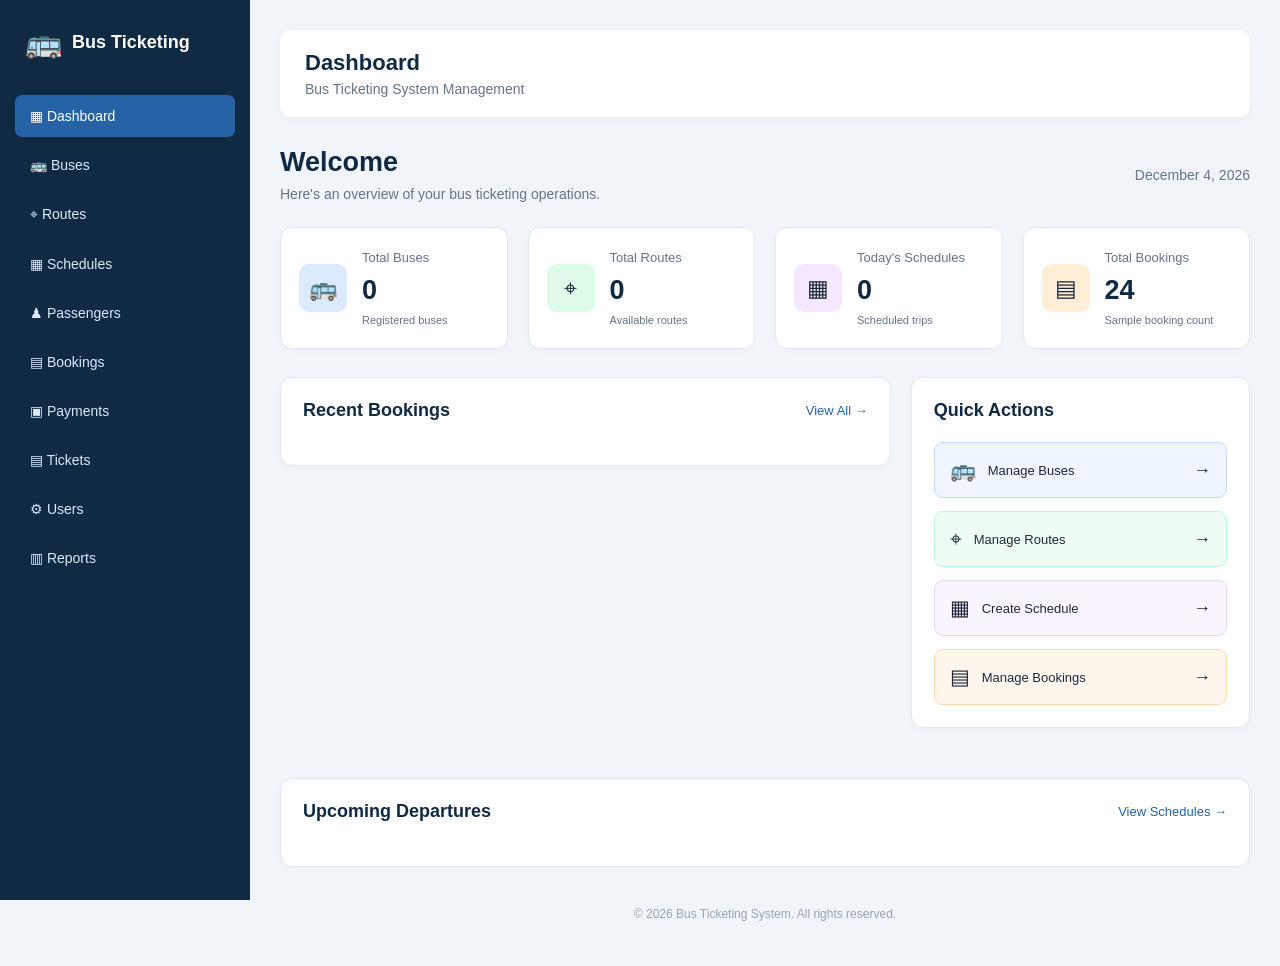
<file: dashboard.html>
<html lang="en">
    <head>
        <meta charset="UTF-8">
        <meta name="viewport" content="width=device-width, initial-scale=1.0">
        <title>Dashboard | Bus Ticketing System</title>
        <link rel="stylesheet" href="style.css">
    </head>
    <body>

        <aside class="sidebar">
            <div class="logo">
                <span class="logo-icon">🚌</span>
                <h2>Bus Ticketing</h2>
            </div>

            <nav>
                <a href="dashboard.html" class="active">▦ Dashboard</a>
                <a href="bus_management.html">🚌 Buses</a>
                <a href="route_management.html">⌖ Routes</a>
                <a href="schedule_management.html">▦ Schedules</a>
                <a href="passenger_management.html">♟ Passengers</a>
                <a href="booking.html">▤ Bookings</a>
                <a href="payment.html">▣ Payments</a>
                <a href="ticket.html">▤ Tickets</a>
                <a href="user.html">⚙ Users</a>
                <a href="report.html">▥ Reports</a>
            </nav>
        </aside>

        <main class="main-content">

            <header class="topbar">
                <div>
                    <h2>Dashboard</h2>
                    <p>Bus Ticketing System Management</p>
                </div>

            </header>

            <section class="welcome">
                <div>
                    <h1>Welcome</h1>
                    <p>Here's an overview of your bus ticketing operations.</p>
                </div>
                <span id="currentDate"></span>
            </section>
            <section class="stats-grid">

                <div class="stat-card blue">
                    <div class="stat-icon">🚌</div>
                    <div> 
                        <p>Total Buses</p> 
                        <h2>0</h2> 
                        <small>Registered buses</small> 
                    </div>
                </div>

                <div class="stat-card green">
                    <div class="stat-icon">⌖</div>
                    <div> 
                        <p>Total Routes</p> 
                        <h2>0</h2> 
                        <small>Available routes</small> 
                    </div>
                </div>

                <div class="stat-card purple">
                    <div class="stat-icon">▦</div>
                    <div> 
                        <p>Today's Schedules</p> 
                        <h2>0   </h2> 
                        <small>Scheduled trips</small> 
                    </div>
                </div>

                <div class="stat-card orange">
                    <div class="stat-icon">▤</div>
                    <div> 
                        <p>Total Bookings</p> 
                        <h2>24</h2> 
                        <small>Sample booking count</small> 
                    </div>
                </div>

            </section>

            <section class="content-grid">
                <div class="panel bookings-panel">
                    <div class="panel-header">
                        <h2>Recent Bookings</h2>
                        <a href="bookings.html">View All →</a>
                    </div>
                </div>
                <div class="panel actions-panel">
                    <div class="panel-header">
                        <h2>Quick Actions</h2>
                    </div>

                    <a href="buses.html" class="action-button blue-action">
                        <span>🚌</span> Manage Buses <b>→</b>
                    </a>

                    <a href="routes.html" class="action-button green-action">
                        <span>⌖</span> Manage Routes <b>→</b>
                    </a>

                    <a href="schedules.html" class="action-button purple-action">
                        <span>▦</span> Create Schedule <b>→</b>
                    </a>

                    <a href="bookings.html" class="action-button orange-action">
                        <span>▤</span> Manage Bookings <b>→</b>
                    </a>
                </div>

            </section>

            <!-- UPCOMING DEPARTURES -->
            <section class="panel departures-panel">
                <div class="panel-header">
                    <h2>Upcoming Departures</h2>
                    <a href="schedules.html">View Schedules →</a>
                </div>
            </section>

            <footer>
                <p>© 2026 Bus Ticketing System. All rights reserved.</p>
            </footer>

        </main>

        <script>
            const dateElement = document.getElementById("currentDate");

            dateElement.textContent = new Date().toLocaleDateString(
                "en-PH",
                {
                    year: "numeric",
                    month: "long",
                    day: "numeric"
                }
            );
        </script>

    </body>
</html>
</file>
<file: style.css>
* {
    margin: 0;
    padding: 0;
    box-sizing: border-box;
}

body {
    font-family: Arial, Helvetica, sans-serif;
    background: #f1f5f9;
    color: #1e293b;
}

/* LOGIN & AUTHENTICATION */

.login-wrapper {
    min-height: 100vh;
    display: flex;
    align-items: center;
    justify-content: center;
    padding: 24px;
    background: #f1f5f9;
}

.login-card {
    width: 100%;
    max-width: 420px;
    background: #ffffff;
    border: 1px solid #e2e8f0;
    border-radius: 12px;
    padding: 28px;
    box-shadow: 0 4px 14px rgba(15, 23, 42, 0.08);
}

.login-header {
    text-align: center;
    margin-bottom: 24px;
}

.login-header h1 {
    font-size: 22px;
    color: #102a43;
    margin-top: 8px;
}

.login-header p {
    font-size: 13px;
    color: #64748b;
    margin-top: 4px;
}

.login-error {
    display: none;
    background: #fee2e2;
    color: #991b1b;
    border: 1px solid #fecaca;
    padding: 10px 12px;
    border-radius: 6px;
    font-size: 13px;
    margin-bottom: 16px;
}

.auth-tabs {
    display: flex;
    gap: 6px;
    margin: 0 0 18px;
    background: #f1f5f9;
    padding: 4px;
    border-radius: 10px;
}

.auth-tab {
    flex: 1;
    padding: 9px;
    border: 0;
    border-radius: 8px;
    background: transparent;
    font-weight: 600;
    cursor: pointer;
    color: #475569;
}

.auth-tab.active {
    background: #ffffff;
    color: #2563eb;
    box-shadow: 0 1px 3px rgba(0, 0, 0, 0.12);
}

.login-notice {
    display: none;
    padding: 10px 12px;
    border-radius: 8px;
    margin-bottom: 14px;
    font-size: 13px;
}

.login-notice.success {
    background: #dcfce7;
    color: #166534;
}

.login-notice.info {
    background: #e0f2fe;
    color: #075985;
}

.pw-hint {
    margin: 6px 0 0;
    font-size: 12px;
    color: #64748b;
}

.hidden-form {
    display: none;
}

.demo-accounts {
    margin-top: 18px;
    padding-top: 14px;
    border-top: 1px dashed #cbd5e1;
    display: flex;
    flex-wrap: wrap;
    gap: 6px;
}

.demo-accounts p {
    width: 100%;
    font-size: 12px;
    color: #64748b;
    margin-bottom: 2px;
}

.demo-accounts button {
    padding: 5px 10px;
    border: 1px solid #cbd5e1;
    border-radius: 999px;
    background: #f8fafc;
    color: #334155;
    font-size: 12px;
    cursor: pointer;
}

.demo-accounts button:hover {
    background: #e0f2fe;
    border-color: #7dd3fc;
}

.login-card select {
    width: 100%;
    padding: 10px 12px;
    border: 1px solid #cbd5e1;
    border-radius: 6px;
    background: #ffffff;
    font-size: 14px;
}

.submit-full {
    width: 100%;
    margin-top: 8px;
    padding: 12px;
    font-size: 14px;
    font-weight: bold;
}

/* SIDEBAR NAVIGATION & RBAC USER BOX */

.sidebar {
    width: 250px;
    height: 100vh;
    background: #102a43;
    color: #ffffff;
    position: fixed;
    top: 0;
    left: 0;
    display: flex;
    flex-direction: column;
    padding: 25px 15px;
    z-index: 50;
    overflow-y: auto;
}

.logo {
    display: flex;
    align-items: center;
    gap: 10px;
    padding: 0 10px;
    margin-bottom: 35px;
}

.logo-icon {
    font-size: 30px;
}

.logo h2 {
    font-size: 18px;
}

.sidebar nav {
    display: flex;
    flex-direction: column;
    gap: 7px;
}

.sidebar nav a,
.logout {
    color: #dbeafe;
    text-decoration: none;
    padding: 13px 15px;
    border-radius: 7px;
    font-size: 14px;
    transition: 0.3s;
}

.sidebar nav a:hover,
.sidebar nav a.active {
    background: #2563a6;
    color: #ffffff;
}

.logout {
    margin-top: auto;
    border-top: 1px solid #35516b;
    border-radius: 0;
    padding-top: 20px;
}

.bts-userbox {
    margin-top: auto;
    padding: 14px 16px;
    border-top: 1px solid rgba(127, 127, 127, 0.35);
    font-size: 0.85rem;
}

.bts-userbox.bts-floating {
    position: fixed;
    right: 16px;
    bottom: 16px;
    background: #ffffff;
    color: #0f172a;
    border: 1px solid #e2e8f0;
    border-radius: 10px;
    box-shadow: 0 4px 16px rgba(0, 0, 0, 0.12);
    z-index: 9999;
}

.bts-name {
    font-weight: 600;
    word-break: break-word;
}

.bts-role {
    display: inline-block;
    margin: 4px 0 10px;
    padding: 2px 8px;
    border-radius: 999px;
    background: rgba(127, 127, 127, 0.22);
    font-size: 0.75rem;
}

.bts-logout {
    display: block;
    width: 100%;
    padding: 8px;
    border: 0;
    border-radius: 6px;
    background: #ef4444;
    color: #ffffff;
    font-weight: 600;
    cursor: pointer;
}

.bts-logout:hover {
    background: #dc2626;
}

.rbac-denied-card {
    max-width: 420px;
    margin: 15vh auto;
    text-align: center;
    padding: 28px;
    background: #ffffff;
    border: 1px solid #e2e8f0;
    border-radius: 12px;
    box-shadow: 0 4px 14px rgba(15, 23, 42, 0.08);
}

.rbac-denied-icon {
    font-size: 48px;
}

.rbac-denied-card h2 {
    margin: 12px 0 6px;
    color: #102a43;
}

.rbac-denied-card p {
    color: #64748b;
    font-size: 14px;
}

/* MAIN LAYOUT & TOPBAR */

.main-content {
    margin-left: 250px;
    padding: 30px;
}

.topbar {
    background: #ffffff;
    padding: 20px 25px;
    border-radius: 12px;
    display: flex;
    justify-content: space-between;
    align-items: center;
    box-shadow: 0 2px 8px rgba(0, 0, 0, 0.03);
}

.topbar h2 {
    color: #102a43;
    font-size: 22px;
    margin-bottom: 5px;
}

.topbar p,
.welcome p,
.page-heading p {
    color: #64748b;
    font-size: 14px;
}

.admin-profile {
    display: flex;
    align-items: center;
    gap: 12px;
}

.admin-profile strong {
    font-size: 14px;
}

.admin-profile p {
    margin-top: 5px;
}

.avatar {
    width: 42px;
    height: 42px;
    border-radius: 50%;
    background: #1e6091;
    color: #ffffff;
    display: grid;
    place-items: center;
    font-weight: bold;
    font-size: 20px;
}

.content {
    padding: 30px 0;
}

.page-heading {
    display: flex;
    align-items: center;
    justify-content: space-between;
    gap: 15px;
    margin-bottom: 25px;
}

.page-heading h2 {
    margin-bottom: 8px;
    font-size: 21px;
    color: #102a43;
}

/* DASHBOARD WELCOME, STATS & CHARTS */

.welcome {
    display: flex;
    justify-content: space-between;
    align-items: center;
    gap: 20px;
    margin: 30px 0 25px;
}

.welcome h1 {
    font-size: 27px;
    color: #102a43;
    margin-bottom: 8px;
}

#currentDate {
    color: #64748b;
    font-size: 14px;
}

.stats-grid,
.summary-cards {
    display: grid;
    grid-template-columns: repeat(4, minmax(0, 1fr));
    gap: 20px;
    margin-bottom: 28px;
}

.stat-card {
    background: #ffffff;
    padding: 22px 18px;
    border-radius: 12px;
    display: flex;
    align-items: center;
    gap: 15px;
    border: 1px solid #e2e8f0;
    box-shadow: 0 2px 8px rgba(0, 0, 0, 0.02);
}

.stat-icon {
    width: 48px;
    height: 48px;
    flex-shrink: 0;
    border-radius: 10px;
    display: grid;
    place-items: center;
    font-size: 23px;
}

.stat-card p {
    font-size: 13px;
    color: #64748b;
    margin-bottom: 10px;
}

.stat-card h2 {
    font-size: 27px;
    color: #102a43;
    margin-bottom: 8px;
}

.stat-card small {
    color: #64748b;
    font-size: 11px;
}

.blue .stat-icon {
    background: #dbeafe;
}

.green .stat-icon {
    background: #dcfce7;
}

.purple .stat-icon {
    background: #f3e8ff;
}

.orange .stat-icon {
    background: #ffedd5;
}

.summary-card {
    background: #ffffff;
    padding: 22px;
    border-radius: 10px;
    border: 1px solid #e2e8f0;
    box-shadow: 0 2px 8px rgba(0, 0, 0, 0.03);
}

.summary-card p {
    font-size: 14px;
    color: #64748b;
    margin-bottom: 12px;
}

.summary-card h2 {
    font-size: 28px;
    color: #172554;
}

.dashboard-section {
    margin-bottom: 28px;
}

.section-label {
    font-size: 15px;
    font-weight: bold;
    color: #102a43;
    margin-bottom: 14px;
    display: flex;
    align-items: center;
    justify-content: space-between;
}

.cards-5 {
    display: grid;
    grid-template-columns: repeat(5, minmax(0, 1fr));
    gap: 16px;
}

.cards-4 {
    display: grid;
    grid-template-columns: repeat(4, minmax(0, 1fr));
    gap: 16px;
}

.cards-3 {
    display: grid;
    grid-template-columns: repeat(3, minmax(0, 1fr));
    gap: 16px;
}

.cards-2 {
    display: grid;
    grid-template-columns: repeat(2, minmax(0, 1fr));
    gap: 16px;
}

.metric-card {
    background: #ffffff;
    padding: 18px;
    border-radius: 10px;
    border: 1px solid #e2e8f0;
    box-shadow: 0 2px 8px rgba(0, 0, 0, 0.02);
}

.metric-card p {
    font-size: 13px;
    color: #64748b;
    margin-bottom: 8px;
}

.metric-card h3 {
    font-size: 24px;
    color: #102a43;
}

.charts-grid {
    display: grid;
    grid-template-columns: repeat(2, minmax(0, 1fr));
    gap: 16px;
}

.chart-card {
    background: #ffffff;
    padding: 14px;
    border-radius: 12px;
    border: 1px solid #e2e8f0;
    box-shadow: 0 2px 8px rgba(0, 0, 0, 0.02);
}

.chart-card h3 {
    font-size: 14px;
    color: #102a43;
    margin-bottom: 10px;
}

.chart-box {
    position: relative;
    height: 175px;
    width: 100%;
}

/* PANELS, QUICK ACTIONS & DEPARTURES */

.content-grid {
    display: grid;
    grid-template-columns: minmax(0, 1.8fr) minmax(250px, 1fr);
    gap: 20px;
    margin-bottom: 25px;
    align-items: start;
}

.panel {
    background: #ffffff;
    padding: 22px;
    border-radius: 12px;
    border: 1px solid #e2e8f0;
    box-shadow: 0 2px 8px rgba(0, 0, 0, 0.02);
    margin-bottom: 25px;
    min-width: 0;
}

.panel-header {
    display: flex;
    justify-content: space-between;
    align-items: center;
    gap: 12px;
    margin-bottom: 22px;
}

.panel-header h2 {
    font-size: 18px;
    color: #102a43;
}

.panel-header a {
    color: #2563a6;
    text-decoration: none;
    font-size: 13px;
    white-space: nowrap;
}

.panel-header a:hover {
    text-decoration: underline;
}

.actions-panel {
    display: flex;
    flex-direction: column;
    gap: 13px;
}

.actions-panel .panel-header {
    margin-bottom: 8px;
}

.action-button {
    display: flex;
    align-items: center;
    gap: 12px;
    padding: 15px;
    border: 1px solid transparent;
    border-radius: 9px;
    color: #1e293b;
    text-decoration: none;
    font-size: 13px;
    transition: 0.2s;
}

.action-button span {
    font-size: 21px;
}

.action-button b {
    margin-left: auto;
    font-size: 18px;
}

.action-button:hover {
    transform: translateX(3px);
}

.blue-action {
    background: #eff6ff;
    border-color: #bfdbfe;
}

.green-action {
    background: #f0fdf4;
    border-color: #bbf7d0;
}

.purple-action {
    background: #faf5ff;
    border-color: #e9d5ff;
}

.orange-action {
    background: #fff7ed;
    border-color: #fed7aa;
}

.departure-item {
    display: flex;
    justify-content: space-between;
    align-items: center;
    gap: 15px;
    padding: 17px 0;
    border-bottom: 1px solid #e2e8f0;
}

.departure-item:last-child {
    border-bottom: none;
}

.departure-item strong {
    font-size: 13px;
    color: #102a43;
}

.departure-item p {
    font-size: 12px;
    color: #64748b;
    margin-top: 7px;
}

/* TABLES & TOOLBARS */

.table-container,
.schedule-container {
    background: #ffffff;
    border-radius: 12px;
    padding: 22px;
    border: 1px solid #e2e8f0;
    box-shadow: 0 2px 8px rgba(0, 0, 0, 0.03);
}

.table-toolbar,
.filters {
    display: flex;
    gap: 12px;
    margin-bottom: 20px;
    align-items: center;
    flex-wrap: wrap;
}

.table-toolbar input[type="search"],
.table-toolbar select#reportTypeSelect,
.filters input[type="text"] {
    flex: 1;
    min-width: 220px;
}

.table-toolbar input[type="date"],
.table-toolbar select:not(#reportTypeSelect) {
    width: auto;
    flex-shrink: 0;
}

.table-toolbar input,
.table-toolbar select,
.filters input,
.filters select,
.form-group input,
.form-group select {
    border: 1px solid #dce2ec;
    border-radius: 6px;
    padding: 11px;
    font-size: 14px;
    background: #ffffff;
    color: #263247;
    width: 100%;
    max-width: 100%;
    min-width: 0;
    text-overflow: ellipsis;
}

input:focus,
select:focus {
    outline: 2px solid #bfdbfe;
    border-color: #2563eb;
}

.table-wrapper,
.table-scroll {
    width: 100%;
    overflow-x: auto;
}

table {
    width: 100%;
    border-collapse: collapse;
    white-space: nowrap;
    font-size: 13px;
}

thead {
    background: #f1f5f9;
}

th {
    text-align: left;
    color: #475569;
    font-size: 12px;
    padding: 15px 12px;
    text-transform: uppercase;
}

td {
    padding: 15px 12px;
    border-bottom: 1px solid #edf0f5;
    font-size: 13px;
}

tbody tr:hover {
    background: #f8fafc;
}

.empty-message {
    display: none;
    text-align: center;
    color: #778197;
    padding: 25px 10px;
    font-size: 14px;
}

.table-footer {
    display: flex;
    justify-content: space-between;
    align-items: center;
    gap: 15px;
    margin-top: 25px;
    color: #718096;
    font-size: 13px;
}

.table-footer button {
    padding: 9px 12px;
    border: 1px solid #d9e0eb;
    border-radius: 5px;
    background-color: #ffffff;
    margin-left: 4px;
}

.table-footer button:disabled {
    color: #a0aec0;
    cursor: not-allowed;
}

.table-footer .current-page {
    background-color: #2563eb;
    color: #ffffff;
    border-color: #2563eb;
}

/* BUTTONS & ACTIONS */

button {
    cursor: pointer;
    border: none;
    border-radius: 6px;
    padding: 10px 14px;
    font-size: 13px;
    font-weight: 600;
}

.add-btn,
.save-btn {
    text-decoration: none;
    background-color: #2563eb;
    color: #ffffff;
    padding: 11px 16px;
    border-radius: 7px;
    font-size: 13px;
    font-weight: bold;
    white-space: nowrap;
}

.add-btn:hover,
.save-btn:hover {
    background-color: #1d4ed8;
}

.filters button {
    background-color: #172b4d;
    color: #ffffff;
    padding: 12px 20px;
    border-radius: 7px;
}

.actions {
    display: flex;
    gap: 7px;
    align-items: center;
}

.view-btn {
    background: #dcfce7;
    color: #166534;
}

.edit-btn {
    background: #dbeafe;
    color: #1d4ed8;
}

.delete-btn {
    background: #fee2e2;
    color: #b91c1c;
}

.cancel-btn {
    background: #e9edf4;
    color: #334155;
}

.edit {
    text-decoration: none;
    color: #2563eb;
    font-weight: bold;
}

.edit:hover {
    text-decoration: underline;
}

/* STATUS BADGES & LABELS */

.status,
.badge {
    display: inline-block;
    padding: 6px 12px;
    border-radius: 20px;
    font-size: 12px;
    font-weight: bold;
}

.status.active,
.status.available,
.status.paid,
.status.completed,
.status.valid,
.badge.confirmed,
.confirmed,
.completed {
    background: #dcfce7;
    color: #166534;
}

.status.assigned,
.status.scheduled,
.status.used,
.scheduled {
    background: #dbeafe;
    color: #1e40af;
}

.status.in-transit {
    background: #e0e7ff;
    color: #3730a3;
}

.status.refunded {
    background: #e0f2fe;
    color: #0369a1;
}

.status.maintenance,
.status.pending,
.status.ongoing,
.badge.pending,
.pending,
.ongoing {
    background: #fef3c7;
    color: #92400e;
}

.status.inactive,
.status.failed,
.status.cancelled,
.status.expired,
.badge.cancelled,
.cancelled {
    background: #fee2e2;
    color: #991b1b;
}

/* MODALS & FORMS */

.modal {
    display: none;
    position: fixed;
    inset: 0;
    background: rgba(15, 23, 42, 0.6);
    align-items: center;
    justify-content: center;
    padding: 20px;
    z-index: 100;
}

.modal-content {
    background: #ffffff;
    width: 100%;
    max-width: 650px;
    max-height: 90vh;
    overflow-y: auto;
    overflow-x: hidden;
    padding: 25px;
    border-radius: 12px;
}

.modal-heading {
    display: flex;
    justify-content: space-between;
    align-items: center;
    margin-bottom: 22px;
}

.modal-heading h2 {
    font-size: 20px;
    color: #102a43;
}

.close-btn {
    background: transparent;
    font-size: 27px;
    color: #64748b;
    padding: 0 5px;
}

.form-grid {
    display: grid;
    grid-template-columns: repeat(2, minmax(0, 1fr));
    gap: 18px;
}

.form-group {
    display: flex;
    flex-direction: column;
    gap: 8px;
    min-width: 0;
}

.form-group label {
    font-size: 13px;
    font-weight: bold;
    color: #334155;
}

.full-width {
    grid-column: 1 / -1;
}

.form-actions {
    display: flex;
    justify-content: flex-end;
    gap: 10px;
    margin-top: 25px;
}

/* PASSENGER PROFILE, BOOKING DETAILS & HISTORY MODAL */

.profile-modal-content {
    max-width: 900px;
    width: 95%;
}

.profile-header-card {
    background: #f8fafc;
    border: 1px solid #e2e8f0;
    border-radius: 10px;
    padding: 18px;
    margin-bottom: 18px;
    display: grid;
    grid-template-columns: repeat(3, minmax(0, 1fr));
    gap: 14px;
}

.profile-field label {
    display: block;
    font-size: 11px;
    text-transform: uppercase;
    color: #64748b;
    margin-bottom: 4px;
    font-weight: bold;
}

.profile-field span {
    font-size: 14px;
    color: #102a43;
    font-weight: 600;
    word-break: break-word;
}

.history-stats {
    display: grid;
    grid-template-columns: repeat(4, minmax(0, 1fr));
    gap: 12px;
    margin-bottom: 18px;
}

.history-stat-box {
    background: #eff6ff;
    border: 1px solid #bfdbfe;
    border-radius: 8px;
    padding: 12px;
    text-align: center;
}

.history-stat-box p {
    font-size: 12px;
    color: #475569;
    margin-bottom: 4px;
}

.history-stat-box h3 {
    font-size: 20px;
    color: #1e40af;
}

.history-tabs {
    display: flex;
    gap: 8px;
    border-bottom: 2px solid #e2e8f0;
    margin-bottom: 15px;
    flex-wrap: wrap;
}

.history-tab {
    background: transparent;
    color: #64748b;
    border-radius: 6px 6px 0 0;
    padding: 10px 14px;
    font-weight: bold;
    border-bottom: 2px solid transparent;
    margin-bottom: -2px;
}

.history-tab.active {
    color: #2563eb;
    border-bottom-color: #2563eb;
    background: #eff6ff;
}

.history-panel {
    display: none;
}

.history-panel.active {
    display: block;
}

/* FOOTER */

footer {
    text-align: center;
    padding: 15px;
    color: #94a3b8;
    font-size: 12px;
}

/* PRINT STYLING: Isolates ONLY #printableArea in a 3-column grid with no browser headers/footers */

@media print {
    @page {
        size: auto;
        margin: 0mm;
    }

    body, html {
        background: #ffffff !important;
        margin: 0 !important;
        padding: 0 !important;
        height: auto !important;
        overflow: visible !important;
    }

    body * {
        visibility: hidden !important;
    }

    #printableArea,
    #printableArea * {
        visibility: visible !important;
    }

    #printableArea {
        position: fixed !important;
        left: 10mm !important;
        top: 10mm !important;
        width: calc(100% - 20mm) !important;
        max-width: 560px !important;
        margin: 0 !important;
        padding: 20px !important;
        border: 2px dashed #000000 !important;
        border-radius: 10px !important;
        background: #ffffff !important;
        box-shadow: none !important;
        display: grid !important;
        grid-template-columns: repeat(3, minmax(0, 1fr)) !important;
        gap: 14px !important;
        z-index: 99999 !important;
    }
}

/* RESPONSIVE DESIGN */

@media (max-width: 1200px) {
    .stats-grid,
    .summary-cards,
    .cards-5,
    .cards-4 {
        grid-template-columns: repeat(2, minmax(0, 1fr));
    }

    .content-grid,
    .charts-grid {
        grid-template-columns: 1fr;
    }
}

@media (max-width: 768px) {
    .sidebar {
        position: relative;
        width: 100%;
        height: auto;
        padding: 20px;
    }

    .main-content {
        margin-left: 0;
        padding: 15px;
    }

    .topbar,
    .welcome,
    .page-heading,
    .table-toolbar,
    .filters,
    .table-footer {
        flex-direction: column;
        align-items: stretch;
    }

    .stats-grid,
    .summary-cards,
    .cards-5,
    .cards-4,
    .cards-3,
    .cards-2,
    .form-grid,
    .profile-header-card,
    .history-stats {
        grid-template-columns: 1fr;
    }

    .table-toolbar input[type="search"],
    .table-toolbar input[type="date"],
    .table-toolbar select,
    .filters input[type="text"],
    .add-btn,
    .filters button {
        width: 100%;
    }
}
</file>
